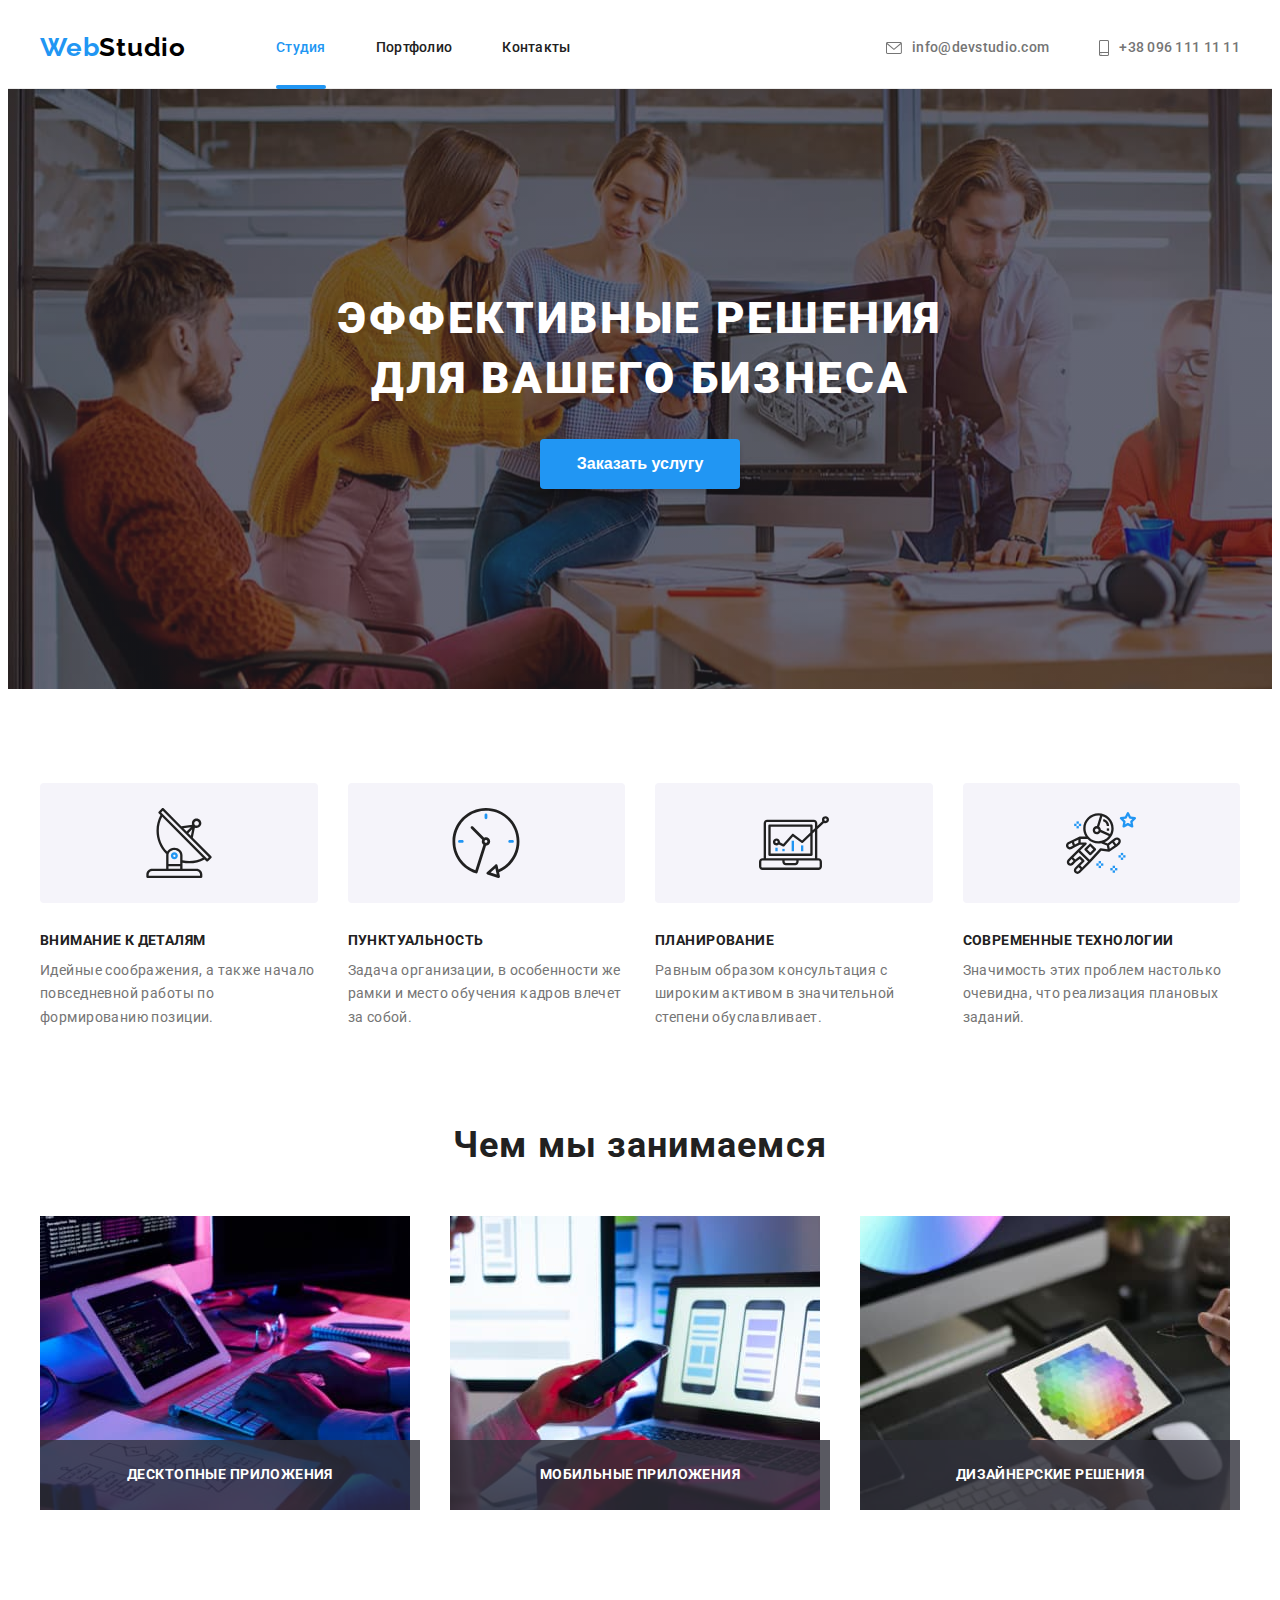
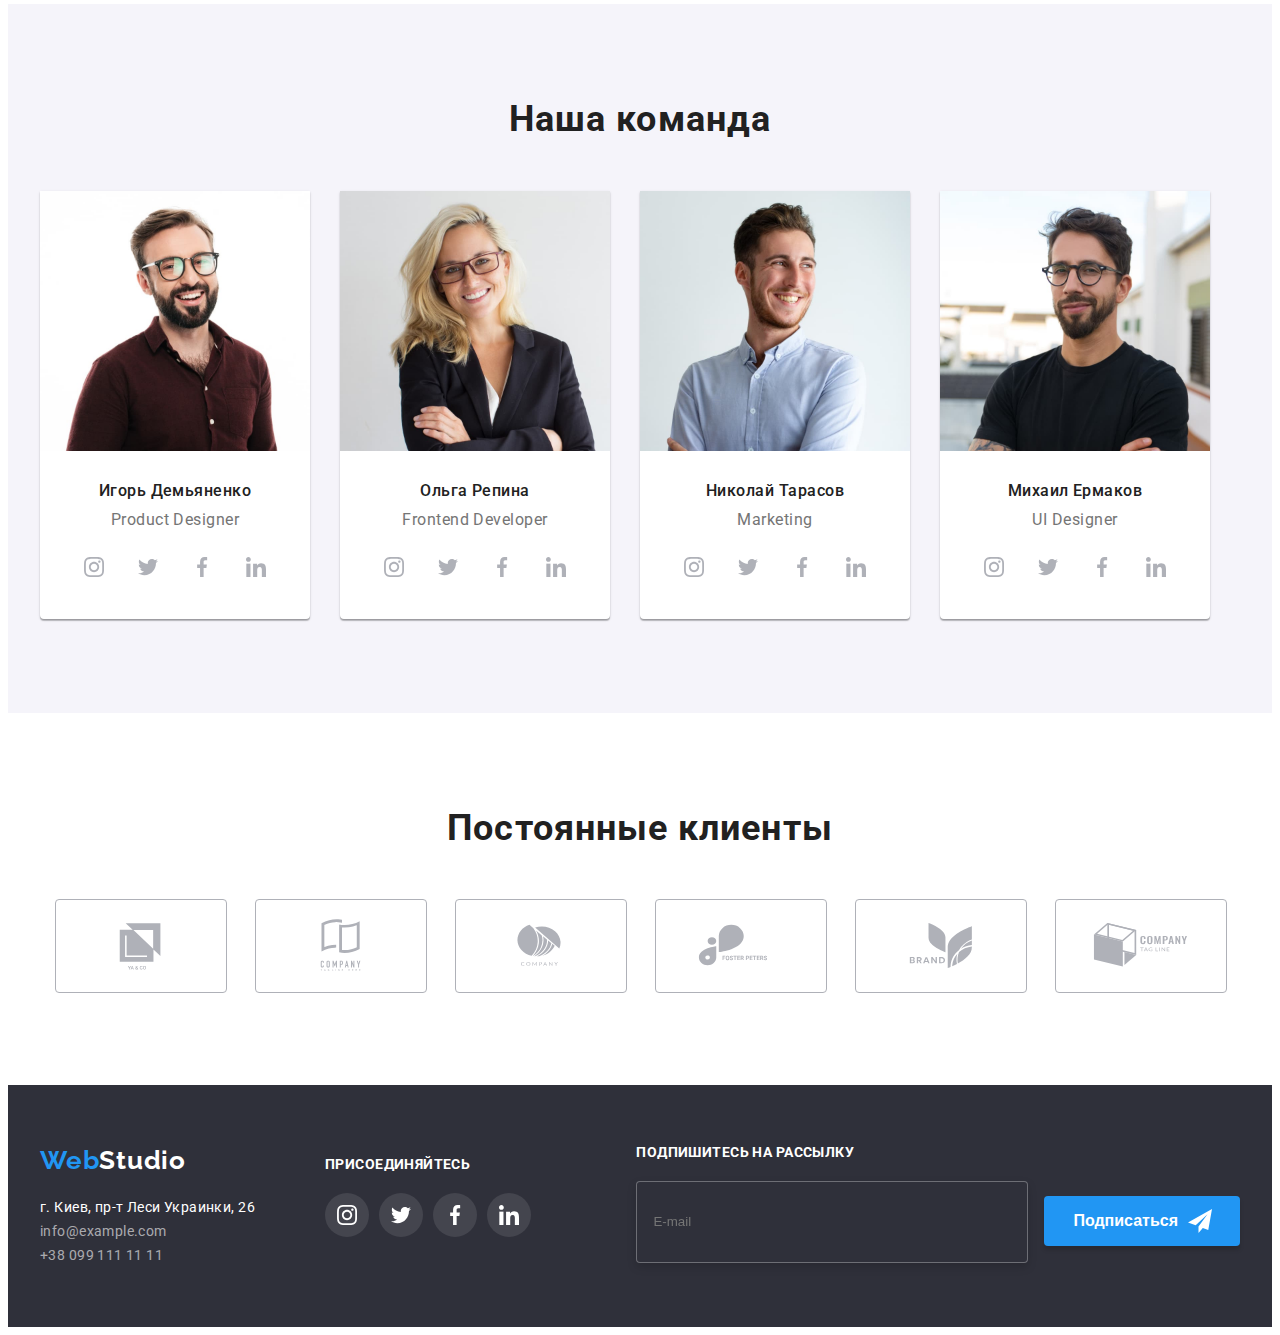
<file: index.html>
<!DOCTYPE html>
<html lang="ru">
  <head>
    <meta charset="UTF-8" />
    <meta http-equiv="X-UA-Compatible" content="IE=edge" />
    <meta name="viewport" content="width=device-width, initial-scale=1.0" />
    <title>goit-markup-hw-02</title>
    <link rel="preconnect" href="https://fonts.googleapis.com" />
    <link rel="preconnect" href="https://fonts.gstatic.com" crossorigin />
    <link
      href="https://fonts.googleapis.com/css2?family=Raleway:wght@700&family=Roboto:wght@400;500;700;900&display=swap"
      rel="stylesheet"
    />
    <link
      rel="stylesheet"
      href="https://cdnjs.cloudflare.com/ajax/libs/modern-normalize/1.1.0/modern-normalize.min.css"
      integrity="sha512-wpPYUAdjBVSE4KJnH1VR1HeZfpl1ub8YT/NKx4PuQ5NmX2tKuGu6U/JRp5y+Y8XG2tV+wKQpNHVUX03MfMFn9Q=="
      crossorigin="anonymous"
      referrerpolicy="no-referrer"
    />
    <link rel="stylesheet" href="./css/main.min.css" />
  </head>
  <body>
    <!----------------------HEADER---------------------->

    <header class="page-header">
      <div class="container page-header__container">
        <nav class="navigation">
          <a class="logo page-header__logo" href="#" lang="en"
            >Web<span class="logo__dark">Studio</span></a
          >
          <ul class="navigation-list">
            <li class="navigation-list__item">
              <a class="navigation-list__link navigation-list__link_active" href="#">Студия</a>
            </li>
            <li class="navigation-list__item">
              <a class="navigation-list__link" href="./portfolio.html">Портфолио</a>
            </li>
            <li class="navigation-list__item">
              <a class="navigation-list__link" href="#">Контакты</a>
            </li>
          </ul>
        </nav>
        <ul class="contacts page-header__contacts">
          <li class="contacts__item">
            <a class="contacts__link" href="mailto:info@devstudio.com">
              <svg class="contacts__icon" width="16" height="12">
                <use href="./images/icons.svg#icon-envelope"></use></svg
              >info@devstudio.com
            </a>
          </li>
          <li class="contacts__item">
            <a class="contacts__link" href="tel:+380961111111">
              <svg class="contacts__icon" width="10" height="16">
                <use href="./images/icons.svg#icon-smartphone"></use></svg
              >+38 096 111 11 11
            </a>
          </li>
        </ul>
      </div>
    </header>

    <main>
      <!-----------------------HERO---------------------->

      <section class="order">
        <div class="container">
          <h1 class="order__title">
            Эффективные решения <br />
            для вашего бизнеса
          </h1>
          <button class="order__modal-button" type="button" data-modal-open>Заказать услугу</button>
        </div>
      </section>

      <!------------------FEATURES------------------------>

      <section class="section">
        <div class="container">
          <h2 class="section__title visually-hidden">Преимущества</h2>

          <ul class="features">
            <li class="features__item">
              <div class="features__card">
                <svg class="features__icon" width="70" height="70">
                  <use href="./images/icons.svg#icon-antenna"></use>
                </svg>
              </div>
              <h3 class="features__title">Внимание к деталям</h3>
              <p class="features__text">
                Идейные соображения, а также начало повседневной работы по формированию позиции.
              </p>
            </li>
            <li class="features__item">
              <div class="features__card">
                <svg class="features__icon" width="70" height="70">
                  <use href="./images/icons.svg#icon-clock"></use>
                </svg>
              </div>
              <h3 class="features__title">Пунктуальность</h3>
              <p class="features__text">
                Задача организации, в особенности же рамки и место обучения кадров влечет за собой.
              </p>
            </li>
            <li class="features__item">
              <div class="features__card">
                <svg class="features__icon" width="70" height="70">
                  <use href="./images/icons.svg#icon-diagram"></use>
                </svg>
              </div>
              <h3 class="features__title">Планирование</h3>
              <p class="features__text">
                Равным образом консультация с широким активом в значительной степени обуславливает.
              </p>
            </li>
            <li class="features__item">
              <div class="features__card">
                <svg class="features__icon" width="70" height="70">
                  <use href="./images/icons.svg#icon-astronaut"></use>
                </svg>
              </div>
              <h3 class="features__title">Современные технологии</h3>
              <p class="features__text">
                Значимость этих проблем настолько очевидна, что реализация плановых заданий.
              </p>
            </li>
          </ul>
        </div>
      </section>

      <!--------------------ACTIVITY----------------->

      <section class="section section_non-padding-top">
        <div class="container">
          <h2 class="section__title">Чем мы занимаемся</h2>
          <ul class="activity">
            <li class="activity__item">
              <img src="./images/activity/box-1.jpg" alt="верстка" width="370" height="294" />
              <p class="activity__text">Десктопные приложения</p>
            </li>
            <li class="activity__item">
              <img src="./images/activity/box-2.jpg" alt="дизайн" width="370" height="294" />
              <p class="activity__text">Мобильные приложения</p>
            </li>
            <li class="activity__item">
              <img
                src="./images/activity/box-3.jpg"
                alt="внешнее оформление"
                width="370"
                height="294"
              />
              <p class="activity__text">Дизайнерские решения</p>
            </li>
          </ul>
        </div>
      </section>

      <!------------------OUR TEAM------------------>

      <section class="section section_other-background">
        <div class="container">
          <h2 class="section__title">Наша команда</h2>
          <ul class="our-team">
            <li class="our-team__item">
              <img
                class="our-team__image"
                src="./images/our-team/igor.jpg"
                alt="работник игорь"
                width="270"
                height="260"
              />
              <div class="our-team__bottom-part">
                <h3 class="our-team__title">Игорь Демьяненко</h3>
                <p class="our-team__text" lang="en">Product Designer</p>
                <ul class="social">
                  <li class="social__item">
                    <a href="" class="social__link">
                      <svg class="social__icon" width="20" height="20">
                        <use href="./images/icons.svg#icon-instagram"></use>
                      </svg>
                    </a>
                  </li>
                  <li class="social__item">
                    <a href="" class="social__link">
                      <svg class="social__icon" width="20" height="20">
                        <use href="./images/icons.svg#icon-twitter"></use>
                      </svg>
                    </a>
                  </li>
                  <li class="social__item">
                    <a href="" class="social__link">
                      <svg class="social__icon" width="20" height="20">
                        <use href="./images/icons.svg#icon-facebook"></use>
                      </svg>
                    </a>
                  </li>
                  <li class="social__item">
                    <a href="" class="social__link">
                      <svg class="social__icon" width="20" height="20">
                        <use href="./images/icons.svg#icon-linkedin"></use>
                      </svg>
                    </a>
                  </li>
                </ul>
              </div>
            </li>
            <li class="our-team__item">
              <img
                class="our-team__image"
                src="./images/our-team/olga.jpg"
                alt="работник ольга"
                width="270"
                height="260"
              />
              <div class="our-team__bottom-part">
                <h3 class="our-team__title">Ольга Репина</h3>
                <p class="our-team__text" lang="en">Frontend Developer</p>
                <ul class="social">
                  <li class="social__item">
                    <a href="" class="social__link">
                      <svg class="social__icon" width="20" height="20">
                        <use href="./images/icons.svg#icon-instagram"></use>
                      </svg>
                    </a>
                  </li>
                  <li class="social__item">
                    <a href="" class="social__link">
                      <svg class="social__icon" width="20" height="20">
                        <use href="./images/icons.svg#icon-twitter"></use>
                      </svg>
                    </a>
                  </li>
                  <li class="social__item">
                    <a href="" class="social__link">
                      <svg class="social__icon" width="20" height="20">
                        <use href="./images/icons.svg#icon-facebook"></use>
                      </svg>
                    </a>
                  </li>
                  <li class="social__item">
                    <a href="" class="social__link">
                      <svg class="social__icon" width="20" height="20">
                        <use href="./images/icons.svg#icon-linkedin"></use>
                      </svg>
                    </a>
                  </li>
                </ul>
              </div>
            </li>
            <li class="our-team__item">
              <img
                class="our-team__image"
                src="./images/our-team/nikolai.jpg"
                alt="работник николай"
                width="270"
                height="260"
              />
              <div class="our-team__bottom-part">
                <h3 class="our-team__title">Николай Тарасов</h3>
                <p class="our-team__text" lang="en">Marketing</p>
                <ul class="social">
                  <li class="social__item">
                    <a href="" class="social__link">
                      <svg class="social__icon" width="20" height="20">
                        <use href="./images/icons.svg#icon-instagram"></use>
                      </svg>
                    </a>
                  </li>
                  <li class="social__item">
                    <a href="" class="social__link">
                      <svg class="social__icon" width="20" height="20">
                        <use href="./images/icons.svg#icon-twitter"></use>
                      </svg>
                    </a>
                  </li>
                  <li class="social__item">
                    <a href="" class="social__link">
                      <svg class="social__icon" width="20" height="20">
                        <use href="./images/icons.svg#icon-facebook"></use>
                      </svg>
                    </a>
                  </li>
                  <li class="social__item">
                    <a href="" class="social__link">
                      <svg class="social__icon" width="20" height="20">
                        <use href="./images/icons.svg#icon-linkedin"></use>
                      </svg>
                    </a>
                  </li>
                </ul>
              </div>
            </li>
            <li class="our-team__item">
              <img
                class="our-team__image"
                src="./images/our-team/mihail.jpg"
                alt="работник михаил"
                width="270"
                height="260"
              />
              <div class="our-team__bottom-part">
                <h3 class="our-team__title">Михаил Ермаков</h3>
                <p class="our-team__text" lang="en">UI Designer</p>
                <ul class="social">
                  <li class="social__item">
                    <a href="" class="social__link">
                      <svg class="social__icon" width="20" height="20">
                        <use href="./images/icons.svg#icon-instagram"></use>
                      </svg>
                    </a>
                  </li>
                  <li class="social__item">
                    <a href="" class="social__link">
                      <svg class="social__icon" width="20" height="20">
                        <use href="./images/icons.svg#icon-twitter"></use>
                      </svg>
                    </a>
                  </li>
                  <li class="social__item">
                    <a href="" class="social__link">
                      <svg class="social__icon" width="20" height="20">
                        <use href="./images/icons.svg#icon-facebook"></use>
                      </svg>
                    </a>
                  </li>
                  <li class="social__item">
                    <a href="" class="social__link">
                      <svg class="social__icon" width="20" height="20">
                        <use href="./images/icons.svg#icon-linkedin"></use>
                      </svg>
                    </a>
                  </li>
                </ul>
              </div>
            </li>
          </ul>
        </div>
      </section>

      <!---------------------CLIENTS---------------------->

      <section class="section">
        <div class="container">
          <h2 class="section__title">Постоянные клиенты</h2>
          <ul class="clients">
            <li class="clients__item">
              <a href="" class="clients__link">
                <svg class="clients__icon" width="106" height="60">
                  <use href="./images/icons.svg#icon-Logo-1"></use>
                </svg>
              </a>
            </li>
            <li class="clients__item">
              <a href="" class="clients__link">
                <svg class="clients__icon" width="106" height="60">
                  <use href="./images/icons.svg#icon-Logo-2"></use>
                </svg>
              </a>
            </li>
            <li class="clients__item">
              <a href="" class="clients__link">
                <svg class="clients__icon" width="106" height="60">
                  <use href="./images/icons.svg#icon-Logo-3"></use>
                </svg>
              </a>
            </li>
            <li class="clients__item">
              <a href="" class="clients__link">
                <svg class="clients__icon" width="106" height="60">
                  <use href="./images/icons.svg#icon-Logo-4"></use>
                </svg>
              </a>
            </li>
            <li class="clients__item">
              <a href="" class="clients__link">
                <svg class="clients__icon" width="106" height="60">
                  <use href="./images/icons.svg#icon-Logo-5"></use>
                </svg>
              </a>
            </li>
            <li class="clients__item">
              <a href="" class="clients__link">
                <svg class="clients__icon" width="106" height="60">
                  <use href="./images/icons.svg#icon-Logo-6"></use>
                </svg>
              </a>
            </li>
          </ul>
        </div>
      </section>
    </main>

    <!-------------------FOOTER-------------------->

    <footer class="footer">
      <div class="container footer__container">
        <div class="wrapper footer__wrapper">
          <div class="wrapper-logo-address wrapper-logo-address_left">
            <a class="logo footer__logo" href="#" lang="en"
              >Web<span class="logo__light">Studio</span></a
            >
            <address class="address">
              <ul class="address__list">
                <li class="address__item">
                  <a
                    class="address__map-link"
                    href="https://goo.gl/maps/XNdB4Refi6bybGRC9"
                    target="_blank"
                    rel="noopener noreferrer"
                    >г. Киев, пр-т Леси Украинки, 26</a
                  >
                </li>
                <li class="address__item">
                  <a class="address__link" href="mailto:nfo@example.com">info@example.com</a>
                </li>
                <li class="address__item">
                  <a class="address__link" href="tel:380991111111">+38 099 111 11 11</a>
                </li>
              </ul>
            </address>
          </div>

          <div class="wrapper-social">
            <h2 class="wrapper-social__title">присоединяйтесь</h2>
            <ul class="social-footer wrapper-social__social-footer">
              <li class="social-footer__item">
                <a href="" class="social-footer__link">
                  <svg class="social-footer__icon" width="20" height="20">
                    <use href="./images/icons.svg#icon-instagram"></use>
                  </svg>
                </a>
              </li>
              <li class="social-footer__item">
                <a href="" class="social-footer__link">
                  <svg class="social-footer__icon" width="20" height="20">
                    <use href="./images/icons.svg#icon-twitter"></use>
                  </svg>
                </a>
              </li>
              <li class="social-footer__item">
                <a href="" class="social-footer__link">
                  <svg class="social-footer__icon" width="20" height="20">
                    <use href="./images/icons.svg#icon-facebook"></use>
                  </svg>
                </a>
              </li>
              <li class="social-footer__item">
                <a href="" class="social-footer__link">
                  <svg class="social-footer__icon" width="20" height="20">
                    <use href="./images/icons.svg#icon-linkedin"></use>
                  </svg>
                </a>
              </li>
            </ul>
          </div>
        </div>

        <form class="subscription-form">
          <p class="subscription-form__title">Подпишитесь на рассылку</p>

          <label class="subscription-form__email">
            <input
              type="email"
              class="subscription-form__input"
              name="user_email"
              placeholder="E-mail"
            />
          </label>

          <button class="subscription-form__btn" type="submit">
            <span class="subscription-form__btn-wrapper">
              <span class="subscription-form__btn-key">Подписаться</span>
              <svg class="subscription-form__btn-icon" width="24" height="24">
                <use href="./images/icons.svg#icon-icon-send"></use>
              </svg>
            </span>
          </button>
        </form>
      </div>
    </footer>

    <!------------------BACKDROP--------------------->

    <div class="backdrop is-hidden" data-modal>
      <div class="backdrop__modal">
        <button type="button" class="backdrop__modal-close-btn" data-modal-close>
          <svg class="backdrop__modal-close-btn-icon" width="18" height="18">
            <use href="./images/icons.svg#icon-close-icon"></use>
          </svg>
        </button>

        <!--------------MODAL FORM----------------->

        <form class="backdrop__modal-form">
          <p class="backdrop__modal-form-title">Оставьте свои данные, мы вам перезвоним</p>

          <label class="backdrop__modal-form-field">
            <span class="backdrop__modal-form-field-key">Имя</span>
            <span class="backdrop__modal-form-input-wrapper">
              <input
                class="backdrop__modal-form-input"
                type="text"
                name="user_name"
                pattern="[a-zA-Z]*"
                title="Ivan"
              />
              <svg class="backdrop__modal-form-icon" width="18" height="18">
                <use href="./images/icons.svg#icon-person-black-18dp-1"></use>
              </svg>
            </span>
          </label>

          <label class="backdrop__modal-form-field">
            <span class="backdrop__modal-form-field-key">Телефон</span>
            <span class="backdrop__modal-form-input-wrapper">
              <input
                class="backdrop__modal-form-input"
                type="tel"
                name="user_phone_number"
                pattern="[0-9]{3}-[0-9]{3}-[0-9]{2}-[0-9]{2}"
                title="xxx-xxx-xx-xx"
              />
              <svg class="backdrop__modal-form-icon" width="18" height="18">
                <use href="./images/icons.svg#icon-phone-black-18dp-1"></use>
              </svg>
            </span>
          </label>

          <label class="backdrop__modal-form-field">
            <span class="backdrop__modal-form-field-key">Почта</span>
            <span class="backdrop__modal-form-input-wrapper">
              <input class="backdrop__modal-form-input" type="email" name="user_email" />
              <svg class="backdrop__modal-form-icon" width="18" height="18">
                <use href="./images/icons.svg#icon-email-black-18dp-1"></use>
              </svg>
            </span>
          </label>

          <label class="backdrop__modal-form-field-textarea">
            <span class="backdrop__modal-form-field-key">Комментарий</span>
            <textarea
              class="backdrop__modal-form-message"
              placeholder="Введите текст"
              name="user_message"
            ></textarea>
          </label>

          <input
            class="backdrop__modal-form-checkbox visually-hidden"
            type="checkbox"
            name="user-policy"
            id="checkbox-policy"
          />
          <label class="backdrop__modal-form-checkbox-lable" for="checkbox-policy">
            Соглашаюсь с рассылкой и принимаю&nbsp;
            <a href="" class="backdrop__modal-form-checkbox-link">Условия договора</a>
          </label>

          <button class="backdrop__modal-form-btn" type="submit">Отправить</button>
        </form>
      </div>
    </div>

    <script src="./js/modal.js"></script>
  </body>
</html>
</file>
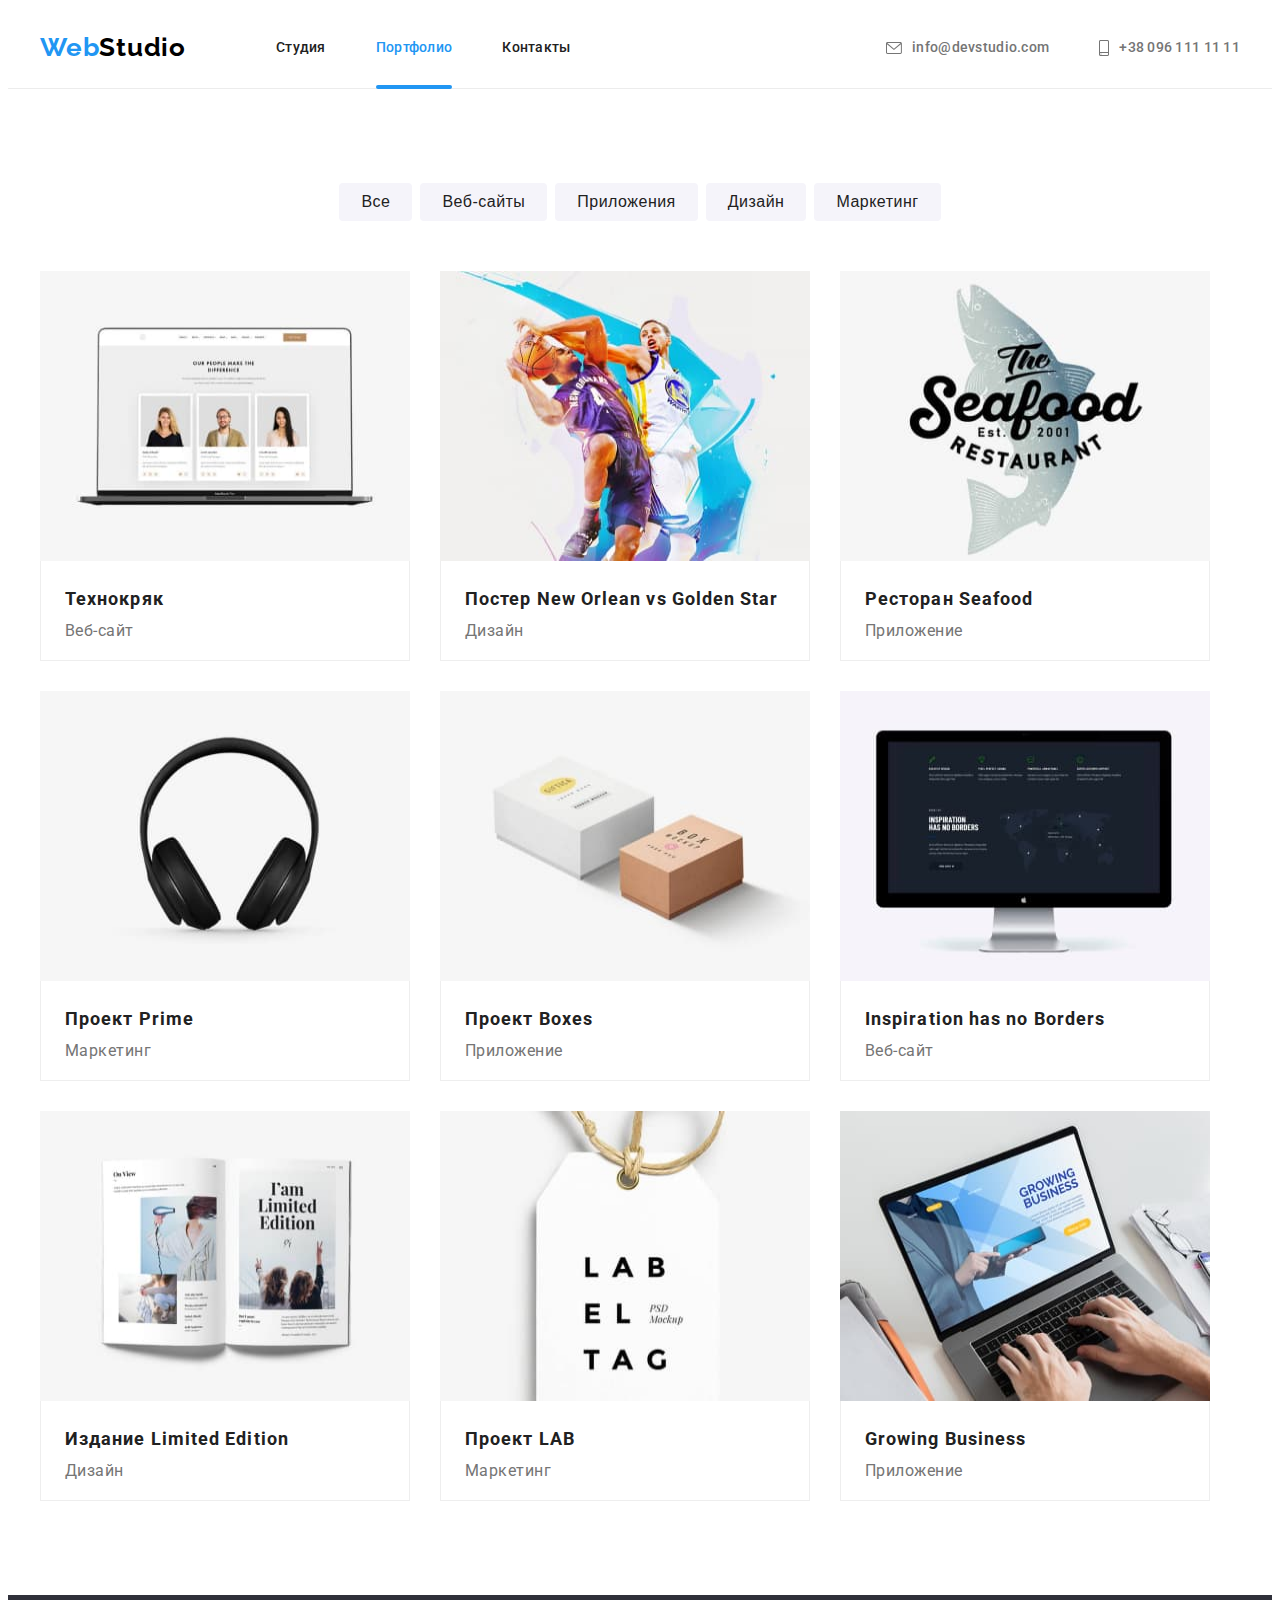
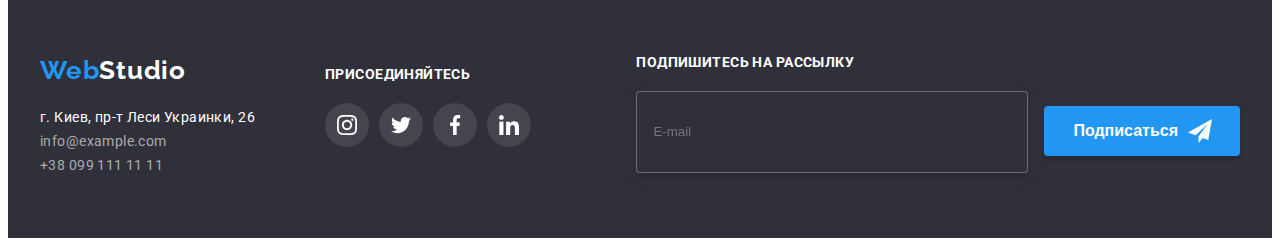
<file: portfolio.html>
<!DOCTYPE html>
<html lang="ru">
<head>
    <meta charset="UTF-8">
    <meta http-equiv="X-UA-Compatible" content="IE=edge">
    <meta name="viewport" content="width=device-width, initial-scale=1.0">
    <title>portfolio</title>
    <link rel="preconnect" href="https://fonts.googleapis.com">
    <link rel="preconnect" href="https://fonts.gstatic.com" crossorigin>
    <link href="https://fonts.googleapis.com/css2?family=Raleway:wght@700&family=Roboto:wght@400;500;700;900&display=swap"
          rel="stylesheet">
    <link rel="stylesheet" href="https://cdnjs.cloudflare.com/ajax/libs/modern-normalize/1.1.0/modern-normalize.min.css"
          integrity="sha512-wpPYUAdjBVSE4KJnH1VR1HeZfpl1ub8YT/NKx4PuQ5NmX2tKuGu6U/JRp5y+Y8XG2tV+wKQpNHVUX03MfMFn9Q=="
          crossorigin="anonymous" referrerpolicy="no-referrer" />
    <link rel="stylesheet" href="./css/main.min.css" />
</head>
<body>

                <!-----------------HEADER------------------>
<header class="page-header">
<div class="container page-header__container">
    <nav class="navigation">
        <a class="logo page-header__logo" href="#" lang="en">Web<span class="logo__dark">Studio</span></a>
        <ul class="navigation-list">
            <li class="navigation-list__item"><a class="navigation-list__link link" href="./index.html">Студия</a></li>
            <li class="navigation-list__item"><a class="navigation-list__link navigation-list__link_active link" href="#">Портфолио</a></li>
            <li class="navigation-list__item"><a class="navigation-list__link link" href="#">Контакты</a></li>
        </ul>
    </nav>
    <ul class="contacts page-header__contacts">
        <li class="contacts__item">
            <a class="contacts__link" href="mailto:info@devstudio.com">
                <svg class="contacts__icon" width="16" height="12">
                    <use href="./images/icons.svg#icon-envelope"></use>
                </svg>info@devstudio.com
            </a>
        </li>
        <li class="contacts__item">
            <a class="contacts__link" href="tel:+380961111111">
                <svg class="contacts__icon" width="10" height="16">
                    <use href="./images/icons.svg#icon-smartphone"></use>
                </svg>+38 096 111 11 11
    
            </a>
        </li>
    </ul>
</div>
</header>

    
                <!-----------------MAIN------------------>
    <main>

        <section class="section">
        <div class="container">
            <h1 class=" section__title visually-hidden">Наши услуги</h1>
            <ul class="service-list section__service-list">
                <li class="service-list__item"><button class="service-list__button" type="button">Все</button></li>
                <li class="service-list__item"><button class="service-list__button" type="button">Веб-сайты</button></li>
                <li class="service-list__item"><button class="service-list__button" type="button">Приложения</button></li>
                <li class="service-list__item"><button class="service-list__button" type="button">Дизайн</button></li>
                <li class="service-list__item"><button class="service-list__button" type="button">Маркетинг</button></a></li>
            </ul>
        
            <ul class="catalog-list section__catalog-list">
                <li class="catalog-list__item">
                    <a href="" class="catalog-list__link">
                        <div class="catalog-list__img-wrapper">
                            <img class="catalog-list__image" src="./images/catalog/img.jpg" alt="ноут-бук с изображением сайта" width="370" height="290">
                            <p class="catalog-list__overlay">Ресурс предлагает комплексные предложения с разным уровнем функционала и сервисов. Все это
                            позволит посетителю получить
                            исчерпывающие сведения о компании или частном лице.</p>
                        </div>
                        <div class="catalog-list__bottom-part">
                            <h2 class="catalog-list__title">Технокряк</h2>
                            <p class="catalog-list__text">Веб-сайт</p>
                        </div>
                    </a>
                </li>
                <li class="catalog-list__item">
                    <a href="" class="catalog-list__link">
                        <div class="catalog-list__img-wrapper">
                            <img class="catalog-list__image" src="./images/catalog/img-1.jpg" alt="два баскетболиста с мячом в прыжке" width="370" height="290">
                            <p class="catalog-list__overlay">Ресурс предлагает комплексные предложения с разным уровнем функционала и сервисов. Все это
                            позволит посетителю получить
                            исчерпывающие сведения о компании или частном лице.</p>
                        </div>
                        <div class="catalog-list__bottom-part">
                            <h2 class="catalog-list__title">Постер New Orlean vs Golden Star</h2>
                            <p class="catalog-list__text">Дизайн</p>
                        </div>
                    </a>
                </li>
                <li class="catalog-list__item">
                    <a href="" class="catalog-list__link">
                        <div class="catalog-list__img-wrapper">
                            <img class="catalog-list__image" src="./images/catalog/img-2.jpg" alt="эмблема ресторана в виде рыбы" width="370" height="290">
                            <p class="catalog-list__overlay">Ресурс предлагает комплексные предложения с разным уровнем функционала и сервисов. Все это
                            позволит посетителю получить
                            исчерпывающие сведения о компании или частном лице.</p>
                        </div>
                        <div class="catalog-list__bottom-part">
                            <h2 class="catalog-list__title">Ресторан Seafood</h2>
                            <p class="catalog-list__text">Приложение</p>
                        </div>
                    </a>
                </li>
                <li class="catalog-list__item">
                    <a href="" class="catalog-list__link">
                        <div class="catalog-list__img-wrapper">
                            <img class="catalog-list__image" src="./images/catalog/img-3.jpg" alt="наушники" width="370" height="290">
                            <p class="catalog-list__overlay">Ресурс предлагает комплексные предложения с разным уровнем функционала и сервисов. Все это
                            позволит посетителю получить
                            исчерпывающие сведения о компании или частном лице.</p>
                        </div>
                        <div class="catalog-list__bottom-part">
                            <h2 class="catalog-list__title">Проект Prime</h2>
                            <p class="catalog-list__text">Маркетинг</p>
                        </div>
                    </a>
                </li>
                <li class="catalog-list__item">
                    <a href="" class="catalog-list__link">
                        <div class="catalog-list__img-wrapper">
                            <img class="catalog-list__image" src="./images/catalog/img-4.jpg" alt="две картонные коробки" width="370" height="290">
                            <p class="catalog-list__overlay">Ресурс предлагает комплексные предложения с разным уровнем функционала и сервисов. Все это
                            позволит посетителю получить
                            исчерпывающие сведения о компании или частном лице.</p>
                        </div>
                        <div class="catalog-list__bottom-part">
                            <h2 class="catalog-list__title">Проект Boxes</h2>
                            <p class="catalog-list__text">Приложение</p>
                        </div>
                    </a>
                </li>
                <li class="catalog-list__item">
                    <a href="" class="catalog-list__link">
                        <div class="catalog-list__img-wrapper">
                            <img class="catalog-list__image" src="./images/catalog/img-5.jpg" alt="монитор с изображением сайта" width="370" height="290">
                            <p class="catalog-list__overlay">Ресурс предлагает комплексные предложения с разным уровнем функционала и сервисов. Все это
                            позволит посетителю получить
                            исчерпывающие сведения о компании или частном лице.</p>
                        </div>
                        <div class="catalog-list__bottom-part">
                            <h2 class="catalog-list__title" lang="en">Inspiration has no Borders</h2>
                            <p class="catalog-list__text">Веб-сайт</p>
                        </div>
                    </a>
                </li>
                <li class="catalog-list__item">
                    <a href="" class="catalog-list__link">
                        <div class="catalog-list__img-wrapper">
                            <img class="catalog-list__image" src="./images/catalog/img-6.jpg" alt="открытая книга" width="370" height="290">
                            <p class="catalog-list__overlay">Ресурс предлагает комплексные предложения с разным уровнем функционала и сервисов. Все это
                            позволит посетителю получить
                            исчерпывающие сведения о компании или частном лице.</p>
                        </div>
                        <div class="catalog-list__bottom-part">
                            <h2 class="catalog-list__title">Издание Limited Edition</h2>
                            <p class="catalog-list__text">Дизайн</p>
                        </div>
                    </a>
                </li>
                <li class="catalog-list__item">
                    <a href="" class="catalog-list__link">
                        <div class="catalog-list__img-wrapper">
                            <img class="catalog-list__image" src="./images/catalog/img-7.jpg" alt="бумажная бирка на канатике" width="370" height="290">
                            <p class="catalog-list__overlay">Ресурс предлагает комплексные предложения с разным уровнем функционала и сервисов. Все это
                            позволит посетителю получить
                            исчерпывающие сведения о компании или частном лице.</p>
                        </div>
                        <div class="catalog-list__bottom-part">
                            <h2 class="catalog-list__title">Проект LAB</h2>
                            <p class="catalog-list__text">Маркетинг</p>
                        </div>
                    </a>
                </li>
                <li class="catalog-list__item">
                    <a href="" class="catalog-list__link">
                        <div class="catalog-list__img-wrapper">
                            <img class="catalog-list__image" src="./images/catalog/img-8.jpg" alt="работа на ноут-буке" width="370" height="290">
                            <p class="catalog-list__overlay">Ресурс предлагает комплексные предложения с разным уровнем функционала и сервисов. Все это
                            позволит посетителю получить
                            исчерпывающие сведения о компании или частном лице.</p>
                        </div>
                        <div class="catalog-list__bottom-part">
                            <h2 class="catalog-list__title" lang="en">Growing Business</h2>
                            <p class="catalog-list__text">Приложение</p>
                        </div>
                    </a>
                </li>
            </ul>
        </div>
        </section>
       
    </main>

                <!-----------------FOOTER------------------>
<footer class="footer">
      <div class="container footer__container">
        <div class="wrapper footer__wrapper">
          <div class="wrapper-logo-address wrapper-logo-address_left">
            <a class="logo footer__logo" href="#" lang="en"
              >Web<span class="logo__light">Studio</span></a
            >
            <address class="address">
              <ul class="address__list">
                <li class="address__item">
                  <a
                    class="address__map-link"
                    href="https://goo.gl/maps/XNdB4Refi6bybGRC9"
                    target="_blank"
                    rel="noopener noreferrer"
                    >г. Киев, пр-т Леси Украинки, 26</a
                  >
                </li>
                <li class="address__item">
                  <a class="address__link" href="mailto:nfo@example.com"
                    >info@example.com</a
                  >
                </li>
                <li class="address__item">
                  <a class="address__link" href="tel:380991111111">+38 099 111 11 11</a>
                </li>
              </ul>
            </address>
          </div>

          <div class="wrapper-social">
            <h2 class="wrapper-social__title">присоединяйтесь</h2>
            <ul class="social-footer wrapper-social__social-footer">
              <li class="social-footer__item">
                <a href="" class="social-footer__link">
                  <svg class="social-footer__icon" width="20" height="20">
                    <use href="./images/icons.svg#icon-instagram"></use>
                  </svg>
                </a>
              </li>
              <li class="social-footer__item">
                <a href="" class="social-footer__link">
                  <svg class="social-footer__icon" width="20" height="20">
                    <use href="./images/icons.svg#icon-twitter"></use>
                  </svg>
                </a>
              </li>
              <li class="social-footer__item">
                <a href="" class="social-footer__link">
                  <svg class="social-footer__icon" width="20" height="20">
                    <use href="./images/icons.svg#icon-facebook"></use>
                  </svg>
                </a>
              </li>
              <li class="social-footer__item">
                <a href="" class="social-footer__link">
                  <svg class="social-footer__icon" width="20" height="20">
                    <use href="./images/icons.svg#icon-linkedin"></use>
                  </svg>
                </a>
              </li>
            </ul>
          </div>
        </div>

        <form class="subscription-form">
          <p class="subscription-form__title">Подпишитесь на рассылку</p>

          <label class="subscription-form__email">
            <input
              type="email"
              class="subscription-form__input"
              name="user_email"
              placeholder="E-mail"
            />
          </label>

          <button class="subscription-form__btn" type="submit">
            <span class="subscription-form__btn-wrapper">
              <span class="subscription-form__btn-key">Подписаться</span>
              <svg class="subscription-form__btn-icon" width="24" height="24">
                <use href="./images/icons.svg#icon-icon-send"></use>
              </svg>
            </span>
          </button>
        </form>
      </div>
    </footer>
    
</body>
</html>
</file>
<file: css/main.min.css>
:root{--primary-font: "Roboto", sans-serif;--color-in-action: #2196f3;--color-title: #212121;--color-text: #757575;--color-dark: #000000;--color-light: #ffffff;--background-darc: #2f303a;--background-light: #f5f4fa;--address-link: rgba(255, 255, 255, 0.6)}.visually-hidden{position:absolute;width:1px;height:1px;margin:-1px;border:0;padding:0;white-space:nowrap;clip-path:inset(100%);clip:rect(0 0 0 0);overflow:hidden}.social-footer__link,.clients__link,.social__link,.features__card{display:flex;align-items:center;justify-content:center}h1,h2,h3,p{margin-top:0;margin-bottom:0}ul,ol{margin-top:0;margin-bottom:0;padding-left:0;list-style:none}img{display:block}body{font-family:var(--primary-font);color:var(--color-text)}a{text-decoration:none}.container{width:1200px;margin-left:auto;margin-right:auto;padding-left:15px;padding-right:15px}.section{padding-top:94px;padding-bottom:94px}.logo{font-family:"Raleway",sans-serif;font-weight:700;font-size:26px;line-height:1.19;letter-spacing:.03em;color:var(--color-in-action);display:block}.logo__dark{color:var(--color-dark)}.logo__light{color:var(--color-light)}.page-header__logo{margin-right:90px;padding-top:24px;padding-bottom:25px}.footer__logo{margin-bottom:20px}.page-header__container{display:flex;align-items:center}.navigation{display:flex;align-items:center}.navigation-list{display:flex;align-items:center}.page-header__contacts{display:flex;align-items:center;margin-left:auto}.navigation-list__item:not(:last-child),.contacts__item:not(:last-child){margin-right:50px}.page-header{background:var(--color-light);border-bottom:1px solid #ececec}.navigation-list__link{display:block;position:relative;font-weight:500;font-size:14px;line-height:1.14;letter-spacing:.02em;color:var(--color-title);padding-top:32px;padding-bottom:32px;transition:color 250ms cubic-bezier(0.4, 0, 0.2, 1)}.navigation-list__link:hover,.navigation-list__link:focus{color:var(--color-in-action)}.contacts__link{display:flex;align-items:center;font-weight:500;font-size:14px;line-height:1.14;letter-spacing:.02em;color:var(--color-text);padding-top:32px;padding-bottom:32px;transition:color 250ms cubic-bezier(0.4, 0, 0.2, 1)}.contacts__link:hover,.contacts__link:focus{color:var(--color-in-action)}.navigation-list__link_active{color:var(--color-in-action)}.navigation-list__link_active::after{content:"";position:absolute;display:block;width:100%;height:4px;left:0;bottom:-1px;background:var(--color-in-action);border-radius:2px}.contacts__icon{fill:var(--color-text);margin-right:10px;transition:fill 250ms cubic-bezier(0.4, 0, 0.2, 1)}.contacts__link:hover .contacts__icon,.contacts__link:focus .contacts__icon{fill:var(--color-in-action)}.order{background:#c4c4c4;padding-top:200px;padding-bottom:200px;margin-left:auto;margin-right:auto;max-width:1600px;background-image:linear-gradient(rgba(47, 48, 58, 0.4), rgba(47, 48, 58, 0.4)),url(../images/hero/bg.jpg);background-size:cover;background-position:initial;background-repeat:no-repeat}.order__title{font-weight:900;font-size:44px;line-height:1.36;text-align:center;letter-spacing:.06em;text-transform:uppercase;color:var(--color-light);margin-bottom:30px;text-align:center}.order__modal-button{font-weight:700;font-size:16px;line-height:1.87;color:var(--color-light);background:var(--color-in-action);cursor:pointer;min-width:200px;padding:10px 32px;box-shadow:0px 4px 4px rgba(0,0,0,.15);border-radius:4px;border:none;display:block;margin-left:auto;margin-right:auto;transition:background 250ms cubic-bezier(0.4, 0, 0.2, 1)}.order__modal-button:hover,.order__modal-button:focus{background:#188ce8}.features__title{font-weight:700;font-size:14px;line-height:1.14;letter-spacing:.03em;text-transform:uppercase;color:var(--color-title);margin-bottom:10px}.features__text{font-size:14px;line-height:1.71;letter-spacing:.03em}.features{display:flex;justify-content:center;margin-left:-30px;margin-top:-30px}.features__item{margin-left:30px;margin-top:30px;flex-basis:calc((100% - 120px)/4)}.features__card{height:120px;background:var(--background-light);border-radius:4px;margin-bottom:30px}.section_non-padding-top{padding-top:0}.section__title{font-weight:700;font-size:36px;line-height:1.17;letter-spacing:.03em;color:var(--color-title);margin-bottom:50px;text-align:center}.activity{display:flex;flex-wrap:wrap;margin-left:-30px;margin-top:-50px}.activity__item{position:relative;margin-left:30px;margin-top:50px;flex-basis:calc((100% - 90px)/3)}.activity__text{position:absolute;display:flex;justify-content:center;align-items:center;left:0;bottom:0;width:100%;height:70px;background:rgba(47,48,58,.8);font-weight:700;font-size:14px;line-height:1.14;text-align:center;letter-spacing:.03em;text-transform:uppercase;color:var(--color-light)}.section_other-background{background:var(--background-light)}.our-team__item{background:var(--color-light);flex-basis:calc((100% - 120px)/4);box-shadow:0px 1px 3px rgba(0,0,0,.12),0px 1px 1px rgba(0,0,0,.14),0px 2px 1px rgba(0,0,0,.2);border-radius:0px 0px 4px 4px}.our-team__item:not(:nth-child(4n)){margin-right:30px}.our-team__item:not(:nth-last-child(-n+4)){margin-bottom:30px}.section__title{font-weight:700;font-size:36px;line-height:1.17;letter-spacing:.03em;color:var(--color-title);margin-bottom:50px;text-align:center}.our-team__title{font-weight:500;font-size:16px;line-height:1.19;text-align:center;letter-spacing:.03em;color:var(--color-title);margin-bottom:10px}.our-team__text{font-size:16px;line-height:1.19;text-align:center;letter-spacing:.03em;margin-bottom:16px}.our-team{display:flex;flex-wrap:wrap}.our-team__bottom-part{padding-top:30px;padding-bottom:30px}.social{display:flex;justify-content:center}.social__link{width:100%;height:100%;border-radius:50%;background-color:var(--color-light);transition:background 250ms cubic-bezier(0.4, 0, 0.2, 1)}.social__link:hover,.social__link:focus{background-color:var(--color-in-action)}.social__link:hover .social__icon,.social__link:focus .social__icon{fill:var(--color-light)}.social__icon{fill:#afb1b8;transition:fill 250ms cubic-bezier(0.4, 0, 0.2, 1)}.social__item{width:44px;height:44px}.social__item:not(:last-child){margin-right:10px}.section__title{font-weight:700;font-size:36px;line-height:1.17;text-align:center;letter-spacing:.03em;color:#212121;margin-bottom:50px}.clients{display:flex;justify-content:center}.clients__link{width:100%;height:100%;border:1px solid #afb1b8;border-radius:4px;transition:border 250ms cubic-bezier(0.4, 0, 0.2, 1)}.clients__link:hover,.clients__link:focus{border-color:var(--color-in-action)}.clients__icon{fill:#afb1b8;transition:fill 250ms cubic-bezier(0.4, 0, 0.2, 1)}.clients__link:hover .clients__icon,.clients__link:focus .clients__icon{fill:var(--color-in-action)}.clients__item{width:170px;height:92px}.clients__item:not(:last-child){margin-right:30px}.service-list__button{border:none;font-weight:500;font-size:16px;line-height:1.62;text-align:center;letter-spacing:.03em;color:var(--color-title);background:var(--background-light);cursor:pointer;padding:6px 22px;border-radius:4px;transition:background 250ms cubic-bezier(0.4, 0, 0.2, 1),color 250ms cubic-bezier(0.4, 0, 0.2, 1),box-shadow 250ms cubic-bezier(0.4, 0, 0.2, 1)}.service-list__button:hover,.service-list__button:focus{color:var(--color-light);background:var(--color-in-action);box-shadow:0px 3px 1px rgba(0,0,0,.1),0px 1px 2px rgba(0,0,0,.08),0px 2px 2px rgba(0,0,0,.12)}.catalog-list__item{background:var(--color-light);flex-basis:calc((100% - 270px)/9)}.catalog-list__item:not(:nth-last-child(-n+3)){margin-bottom:30px}.catalog-list__item:not(:nth-child(3n)){margin-right:30px}.catalog-list__title{font-weight:700;font-size:18px;line-height:2;letter-spacing:.06em;color:var(--color-title);margin-bottom:4px}.catalog-list__text{font-size:16px;line-height:1,87;letter-spacing:.03em;color:var(--color-text)}.section__service-list{display:flex;flex-wrap:wrap;margin-bottom:50px;justify-content:center}.service-list__item:not(:last-child){margin-right:8px}.section__catalog-list{display:flex;flex-wrap:wrap}.catalog-list__bottom-part{border:1px solid #eee;border-top:none;padding:20px 24px}.catalog-list__link{display:block;transition:box-shadow 250ms cubic-bezier(0.4, 0, 0.2, 1)}.catalog-list__link:hover,.catalog-list__link:focus{box-shadow:0px 1px 1px rgba(0,0,0,.12),0px 4px 4px rgba(0,0,0,.06),1px 4px 6px rgba(0,0,0,.16)}.catalog-list__img-wrapper{position:relative;overflow:hidden}.catalog-list__overlay{position:absolute;left:0;top:0;width:100%;height:100%;padding:63px 24px;background:rgba(33,150,243,.9);font-family:var(--primary-font);font-weight:400;font-size:18px;line-height:1.5;letter-spacing:.03em;color:#fff;overflow:auto;transform:translateY(100%);transition:transform 250ms cubic-bezier(0.4, 0, 0.2, 1)}.catalog-list__link:hover .catalog-list__overlay,.catalog-list__link:focus .catalog-list__overlay{transform:translateY(0%)}.footer{background:var(--background-darc);padding-top:60px;padding-bottom:60px}.address__map-link{font-style:normal;font-size:14px;line-height:1.71;letter-spacing:.03em;color:var(--color-light)}.address__link{font-style:normal;font-size:14px;line-height:1.71;letter-spacing:.03em;color:var(--address-link)}.address__link:not(:last-child){margin-bottom:9px}.footer__container{display:flex;justify-content:space-between}.footer__wrapper{display:flex;align-items:baseline}.wrapper-logo-address_left{margin-right:70px}.wrapper-social__title{font-weight:700;font-size:14px;line-height:1.14;letter-spacing:.03em;text-transform:uppercase;color:#fff;margin-bottom:20px}.wrapper-social__social-footer{display:flex;justify-content:center}.social-footer__link{width:100%;height:100%;border-radius:50%;background-color:rgba(255,255,255,.102);transition:background 250ms cubic-bezier(0.4, 0, 0.2, 1)}.social-footer__link:hover,.social-footer__link:focus{background-color:var(--color-in-action)}.social-footer__icon{fill:var(--color-light)}.social-footer__item{width:44px;height:44px}.social-footer__item:not(:last-child){margin-right:10px}.subscription-form__title{font-weight:700;font-size:14px;line-height:1.14;letter-spacing:.03em;text-transform:uppercase;color:var(--color-light);margin-bottom:20px}.subscription-form__email{display:inline-flex;margin-right:12px}.subscription-form__input{width:358px;height:50px;padding:15px 16px;border:1px solid rgba(255,255,255,.3);filter:drop-shadow(0px 4px 4px rgba(0, 0, 0, 0.15));border-radius:4px;background-color:var(--background-darc);color:rgba(255,255,255,.6);cursor:pointer;outline:none}.subscription-form__btn{font-weight:700;font-size:16px;line-height:1.87;color:var(--color-light);background:var(--color-in-action);cursor:pointer;min-width:143px;padding:10px 28px 10px 29px;box-shadow:0px 4px 4px rgba(0,0,0,.15);border-radius:4px;border:none}.subscription-form__btn-key{margin-right:10px}.subscription-form__btn-wrapper{display:flex;align-items:center}.backdrop{position:fixed;top:0;left:0;width:100%;height:100%;background-color:rgba(0,0,0,.2);transition:opacity 500ms linear,visibility 500ms linear}.backdrop.is-hidden{opacity:0;visibility:hidden;pointer-events:none}.backdrop__modal{position:absolute;top:50%;left:50%;transform:translate(-50%, -50%);width:528px;height:581px;padding:40px;background-color:var(--color-light);box-shadow:0px 1px 3px rgba(0,0,0,.12),0px 1px 1px rgba(0,0,0,.14),0px 2px 1px rgba(0,0,0,.2);border-radius:4px}.backdrop__modal-close-btn{position:absolute;top:8px;right:8px;display:flex;justify-content:center;align-items:center;width:30px;height:30px;padding:0;background:var(--color-light);border:1px solid rgba(0,0,0,.1);border-radius:50%;cursor:pointer;transition:fill 250ms cubic-bezier(0.4, 0, 0.2, 1)}.backdrop__modal-close-btn:hover,.backdrop__modal-close-btn:focus{fill:var(--color-in-action)}.backdrop__modal-form{display:flex;flex-direction:column}.backdrop__modal-form-title{font-weight:700;font-size:20px;line-height:1.15;text-align:center;letter-spacing:.03em;color:var(--color-title);margin-bottom:12px}.backdrop__modal-form-field{margin-bottom:10px}.backdrop__modal-form-input-wrapper{position:relative;display:block}.backdrop__modal-form-input{width:100%;height:40px;padding-left:42px;border:1px solid rgba(33,33,33,.2);border-radius:4px;transition:border-color 250ms cubic-bezier(0.4, 0, 0.2, 1);cursor:pointer}.backdrop__modal-form-input:focus{border-color:var(--color-in-action);outline:none}.backdrop__modal-form-field-key{display:block;font-weight:400;font-size:12px;line-height:1.17;letter-spacing:.01em;color:var(--color-text);margin-bottom:4px}.backdrop__modal-form-icon{position:absolute;left:12px;top:50%;transform:translateY(-50%);display:block;transition:fill 250ms cubic-bezier(0.4, 0, 0.2, 1)}.backdrop__modal-form-input:focus+.backdrop__modal-form-icon{fill:var(--color-in-action)}.backdrop__modal-form-field-textarea{margin-bottom:20px}.backdrop__modal-form-message{display:block;width:100%;height:120px;padding:12px 16px;border:1px solid rgba(33,33,33,.2);border-radius:4px;resize:none;cursor:pointer;transition:border-color 250ms cubic-bezier(0.4, 0, 0.2, 1)}.backdrop__modal-form-message:focus{border-color:var(--color-in-action);outline:none}.backdrop__modal-form-message::placeholder{color:rgba(117,117,117,.5)}.backdrop__modal-form-checkbox-lable{display:flex;justify-content:center;align-items:center;font-weight:400;font-size:14px;line-height:1.71;letter-spacing:.03em;color:var(--color-text);margin-bottom:30px}.backdrop__modal-form-checkbox-lable::before{content:"";display:block;width:16px;height:15px;margin-right:7px;border:2px solid var(--color-title);border-radius:2px;cursor:pointer;transition:border-color 250ms cubic-bezier(0.4, 0, 0.2, 1)}.backdrop__modal-form-checkbox:focus+.backdrop__modal-form-checkbox-lable::before{border-color:var(--color-in-action)}.backdrop__modal-form-checkbox:checked+.backdrop__modal-form-checkbox-lable::before{background-image:url(../images/icon-check.svg);border:none}.backdrop__modal-form-checkbox-link{font-weight:400;font-size:14px;line-height:1.71;letter-spacing:.03em;text-decoration-line:underline;color:var(--color-in-action)}.backdrop__modal-form-btn{font-weight:700;font-size:16px;line-height:1.87;color:var(--color-light);background:var(--color-in-action);cursor:pointer;min-width:200px;padding:10px 55px 10px 56px;box-shadow:0px 4px 4px rgba(0,0,0,.15);border-radius:4px;border:none;align-self:center}/*# sourceMappingURL=main.min.css.map */
</file>
